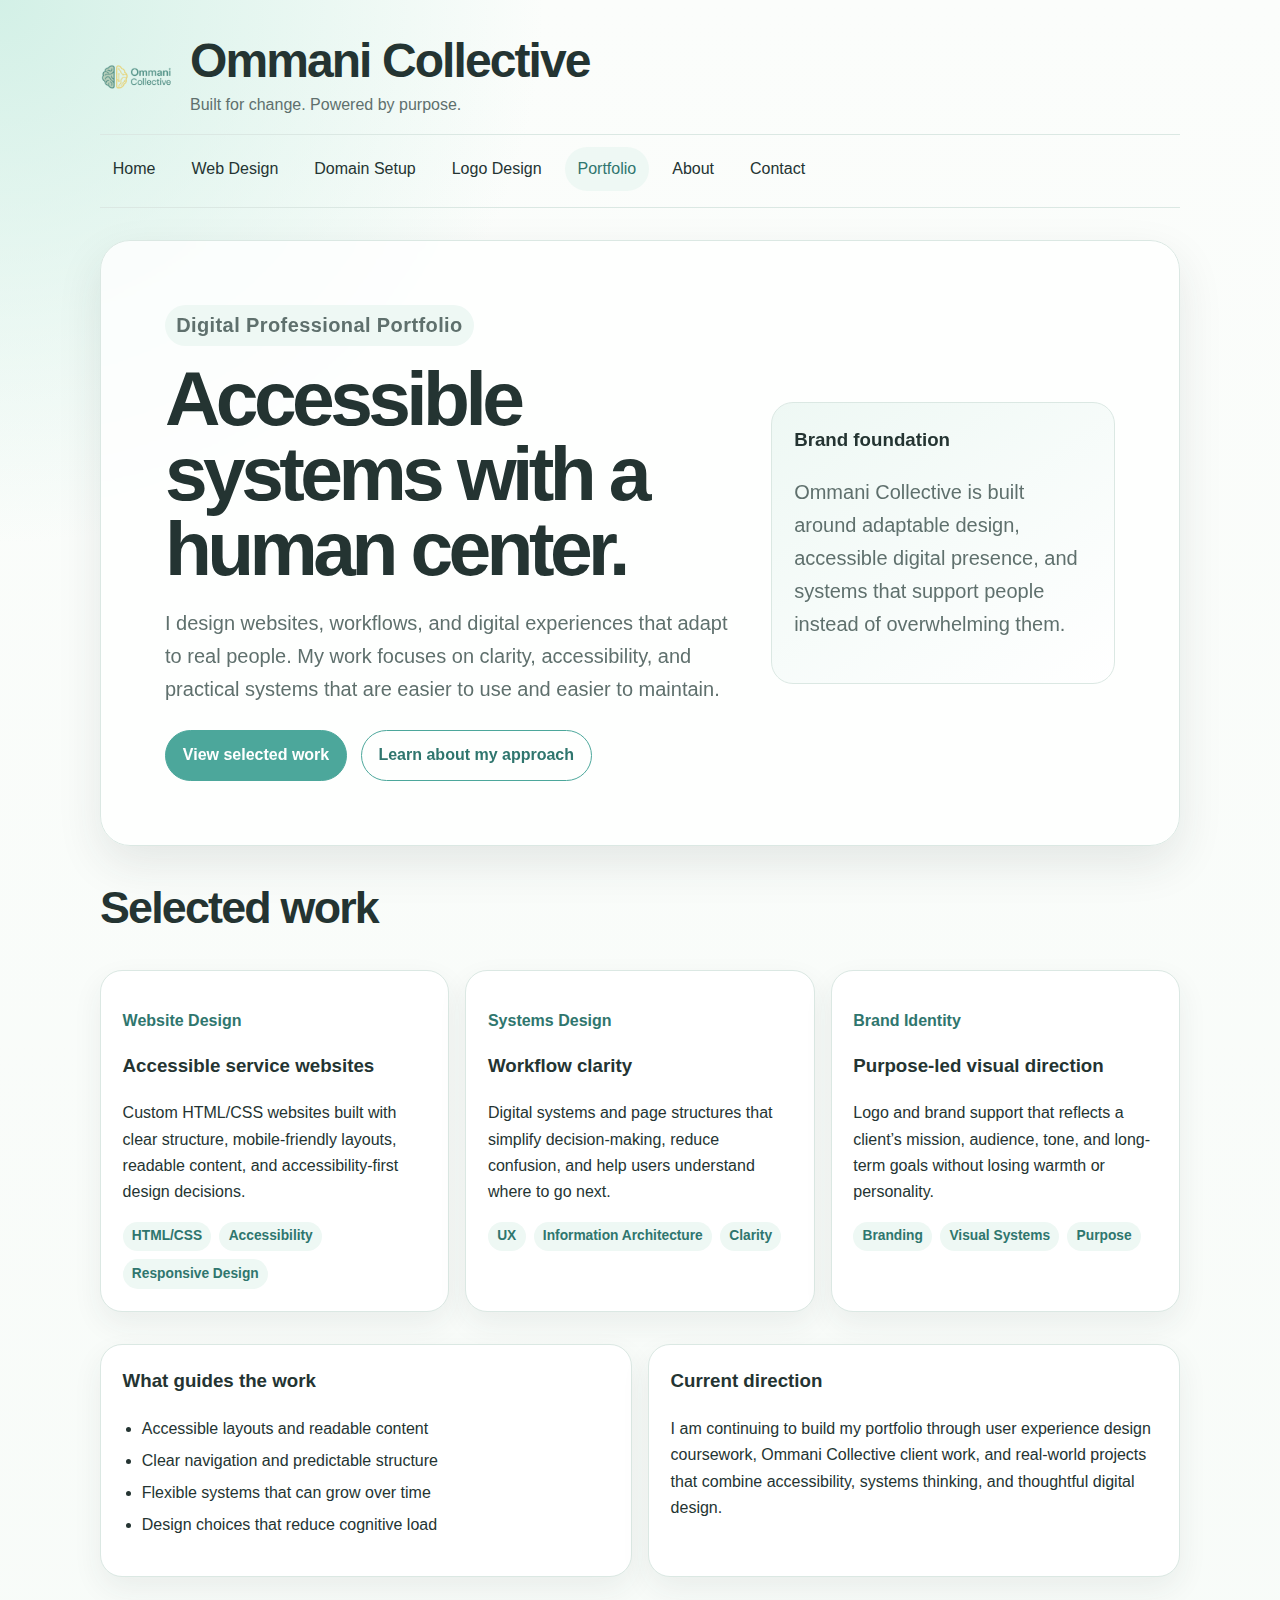
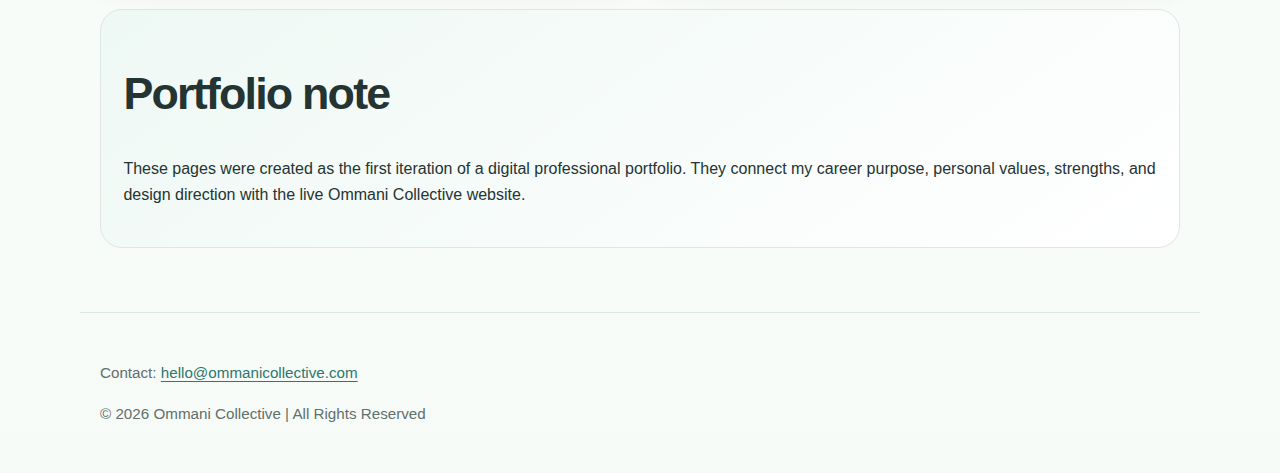
<file: portfolio.html>
<!DOCTYPE html>
<html lang="en">
<head>
  <meta charset="UTF-8" />
  <meta name="viewport" content="width=device-width, initial-scale=1.0" />
  <meta name="description" content="Portfolio for Ommani Collective, featuring accessible websites, brand systems, digital workflows, and user-centered design projects." />
  <title>Portfolio | Ommani Collective</title>
  <link rel="stylesheet" href="ommani-d641.css" />
</head>
<body>
  <header class="site-header">
    <div class="brand-bar">
      <img class="brand-logo" src="logo.png" alt="Ommani Collective Logo" />
      <div>
        <h1 class="brand-name">Ommani Collective</h1>
        <p class="tagline">Built for change. Powered by purpose.</p>
      </div>
    </div>

    <nav class="main-nav" aria-label="Main navigation">
      <a href="index.html">Home</a>
      <a href="web_design.html">Web Design</a>
      <a href="domain_services.html">Domain Setup</a>
      <a href="logo_design.html">Logo Design</a>
      <a href="portfolio.html" aria-current="page">Portfolio</a>
      <a href="about.html">About</a>
      <a href="contact.html">Contact</a>
    </nav>
  </header>

  <main>
    <section class="hero" aria-labelledby="portfolio-title">
      <div>
        <p class="eyebrow">Digital Professional Portfolio</p>
        <h2 id="portfolio-title" class="page-title">Accessible systems with a human center.</h2>
        <p class="lead">
          I design websites, workflows, and digital experiences that adapt to real people. My work focuses on clarity, accessibility, and practical systems that are easier to use and easier to maintain.
        </p>
        <div class="cta-row">
          <a class="button" href="#selected-work">View selected work</a>
          <a class="button secondary" href="about.html">Learn about my approach</a>
        </div>
      </div>

      <aside class="hero-card" aria-label="Portfolio summary">
        <h3>Brand foundation</h3>
        <p>
          Ommani Collective is built around adaptable design, accessible digital presence, and systems that support people instead of overwhelming them.
        </p>
      </aside>
    </section>

    <section id="selected-work" class="section" aria-labelledby="work-title">
      <h2 id="work-title">Selected work</h2>
      <div class="grid three">
        <article class="card">
          <p class="kicker">Website Design</p>
          <h3>Accessible service websites</h3>
          <p>
            Custom HTML/CSS websites built with clear structure, mobile-friendly layouts, readable content, and accessibility-first design decisions.
          </p>
          <div class="project-meta">
            <span>HTML/CSS</span>
            <span>Accessibility</span>
            <span>Responsive Design</span>
          </div>
        </article>

        <article class="card">
          <p class="kicker">Systems Design</p>
          <h3>Workflow clarity</h3>
          <p>
            Digital systems and page structures that simplify decision-making, reduce confusion, and help users understand where to go next.
          </p>
          <div class="project-meta">
            <span>UX</span>
            <span>Information Architecture</span>
            <span>Clarity</span>
          </div>
        </article>

        <article class="card">
          <p class="kicker">Brand Identity</p>
          <h3>Purpose-led visual direction</h3>
          <p>
            Logo and brand support that reflects a client’s mission, audience, tone, and long-term goals without losing warmth or personality.
          </p>
          <div class="project-meta">
            <span>Branding</span>
            <span>Visual Systems</span>
            <span>Purpose</span>
          </div>
        </article>
      </div>
    </section>

    <section class="section grid two" aria-label="Portfolio values">
      <article class="card">
        <h3>What guides the work</h3>
        <ul class="list-clean">
          <li>Accessible layouts and readable content</li>
          <li>Clear navigation and predictable structure</li>
          <li>Flexible systems that can grow over time</li>
          <li>Design choices that reduce cognitive load</li>
        </ul>
      </article>

      <article class="card">
        <h3>Current direction</h3>
        <p>
          I am continuing to build my portfolio through user experience design coursework, Ommani Collective client work, and real-world projects that combine accessibility, systems thinking, and thoughtful digital design.
        </p>
      </article>
    </section>

    <section class="section callout" aria-labelledby="school-title">
      <h2 id="school-title">Portfolio note</h2>
      <p>
        These pages were created as the first iteration of a digital professional portfolio. They connect my career purpose, personal values, strengths, and design direction with the live Ommani Collective website.
      </p>
    </section>
  </main>

  <footer class="site-footer">
    <p>Contact: <a href="mailto:hello@ommanicollective.com">hello@ommanicollective.com</a></p>
    <p>© 2026 Ommani Collective | All Rights Reserved</p>
  </footer>
</body>
</html>
</file>
<file: ommani-d641.css>
/* Ommani Collective portfolio/about page styling
   Drop this into ommani-d641.css and link it from about.html and portfolio.html.
*/

:root {
  --bg: #f7fbf8;
  --surface: #ffffff;
  --surface-soft: #eef8f4;
  --text: #243432;
  --muted: #5f706d;
  --teal: #4ca79b;
  --teal-dark: #2f766e;
  --mint: #cceee3;
  --line: #dbe8e3;
  --shadow: 0 18px 45px rgba(36, 52, 50, 0.10);
  --radius: 22px;
  --max: 1120px;
}

* {
  box-sizing: border-box;
}

html {
  scroll-behavior: smooth;
}

body {
  margin: 0;
  font-family: Arial, Helvetica, sans-serif;
  color: var(--text);
  background:
    radial-gradient(circle at top left, rgba(204, 238, 227, 0.85), transparent 34rem),
    linear-gradient(180deg, #fbfdfb 0%, var(--bg) 100%);
  line-height: 1.65;
}

a {
  color: var(--teal-dark);
  text-decoration-thickness: 0.08em;
  text-underline-offset: 0.18em;
}

a:hover,
a:focus-visible {
  color: #1f5d57;
}

img {
  max-width: 100%;
  height: auto;
}

.site-header {
  max-width: var(--max);
  margin: 0 auto;
  padding: 1.25rem 1.25rem 0;
}

.brand-bar {
  display: grid;
  grid-template-columns: auto 1fr;
  gap: 1rem;
  align-items: center;
  padding: 1rem 0;
}

.brand-logo {
  width: 74px;
  height: 74px;
  object-fit: contain;
  border-radius: 18px;
}

.brand-name {
  margin: 0;
  font-size: clamp(1.8rem, 4vw, 3rem);
  line-height: 1.05;
  letter-spacing: -0.04em;
}

.tagline {
  margin: 0.35rem 0 0;
  color: var(--muted);
  font-size: 1rem;
}

.main-nav {
  display: flex;
  flex-wrap: wrap;
  gap: 0.65rem;
  padding: 0.75rem 0 1rem;
  border-top: 1px solid var(--line);
  border-bottom: 1px solid var(--line);
}

.main-nav a {
  display: inline-flex;
  align-items: center;
  min-height: 44px;
  padding: 0.45rem 0.8rem;
  border-radius: 999px;
  color: var(--text);
  text-decoration: none;
}

.main-nav a:hover,
.main-nav a:focus-visible,
.main-nav a[aria-current="page"] {
  background: var(--surface-soft);
  color: var(--teal-dark);
  outline: none;
}

main {
  max-width: var(--max);
  margin: 0 auto;
  padding: 2rem 1.25rem 4rem;
}

.hero {
  display: grid;
  gap: 2rem;
  grid-template-columns: minmax(0, 1.25fr) minmax(280px, 0.75fr);
  align-items: center;
  padding: clamp(2rem, 5vw, 4rem);
  background: rgba(255, 255, 255, 0.78);
  border: 1px solid var(--line);
  border-radius: calc(var(--radius) + 8px);
  box-shadow: var(--shadow);
  backdrop-filter: blur(10px);
}

.eyebrow {
  display: inline-flex;
  width: fit-content;
  margin: 0 0 0.9rem;
  padding: 0.25rem 0.7rem;
  border-radius: 999px;
  background: var(--surface-soft);
  color: var(--teal-dark);
  font-weight: 700;
  font-size: 0.86rem;
  letter-spacing: 0.02em;
}

.hero h2,
.page-title {
  margin: 0;
  font-size: clamp(2.35rem, 6vw, 5rem);
  line-height: 0.98;
  letter-spacing: -0.06em;
}

.hero p,
.lead {
  max-width: 68ch;
  color: var(--muted);
  font-size: clamp(1.05rem, 2vw, 1.25rem);
}

.cta-row {
  display: flex;
  flex-wrap: wrap;
  gap: 0.85rem;
  margin-top: 1.5rem;
}

.button {
  display: inline-flex;
  align-items: center;
  justify-content: center;
  min-height: 46px;
  padding: 0.72rem 1.05rem;
  border-radius: 999px;
  border: 1px solid var(--teal);
  background: var(--teal);
  color: white;
  font-weight: 700;
  text-decoration: none;
}

.button.secondary {
  background: transparent;
  color: var(--teal-dark);
}

.button:hover,
.button:focus-visible {
  transform: translateY(-1px);
  box-shadow: 0 10px 26px rgba(47, 118, 110, 0.18);
}

.hero-card,
.callout {
  padding: 1.4rem;
  background: linear-gradient(145deg, var(--surface-soft), #ffffff);
  border: 1px solid var(--line);
  border-radius: var(--radius);
}

.hero-card h3,
.card h3,
.section h3 {
  margin-top: 0;
}

.grid {
  display: grid;
  gap: 1rem;
}

.grid.three {
  grid-template-columns: repeat(3, minmax(0, 1fr));
}

.grid.two {
  grid-template-columns: repeat(2, minmax(0, 1fr));
}

.section {
  margin-top: 2rem;
}

.section h2 {
  font-size: clamp(1.8rem, 4vw, 2.8rem);
  line-height: 1.1;
  letter-spacing: -0.04em;
}

.card {
  padding: 1.35rem;
  background: var(--surface);
  border: 1px solid var(--line);
  border-radius: var(--radius);
  box-shadow: 0 12px 30px rgba(36, 52, 50, 0.07);
}

.card p:last-child {
  margin-bottom: 0;
}

.kicker {
  color: var(--teal-dark);
  font-weight: 700;
}

.list-clean {
  padding-left: 1.2rem;
}

.list-clean li {
  margin: 0.35rem 0;
}

.project-meta {
  display: flex;
  flex-wrap: wrap;
  gap: 0.5rem;
  margin-top: 1rem;
}

.project-meta span {
  display: inline-flex;
  padding: 0.22rem 0.58rem;
  border-radius: 999px;
  background: var(--surface-soft);
  color: var(--teal-dark);
  font-size: 0.86rem;
  font-weight: 700;
}

.site-footer {
  max-width: var(--max);
  margin: 0 auto;
  padding: 2rem 1.25rem;
  border-top: 1px solid var(--line);
  color: var(--muted);
  font-size: 0.95rem;
}

@media (max-width: 780px) {
  .brand-bar {
    grid-template-columns: 1fr;
    text-align: center;
  }

  .brand-logo {
    margin: 0 auto;
  }

  .main-nav {
    justify-content: center;
  }

  .hero,
  .grid.two,
  .grid.three {
    grid-template-columns: 1fr;
  }

  .hero {
    padding: 1.5rem;
  }
}
</file>
